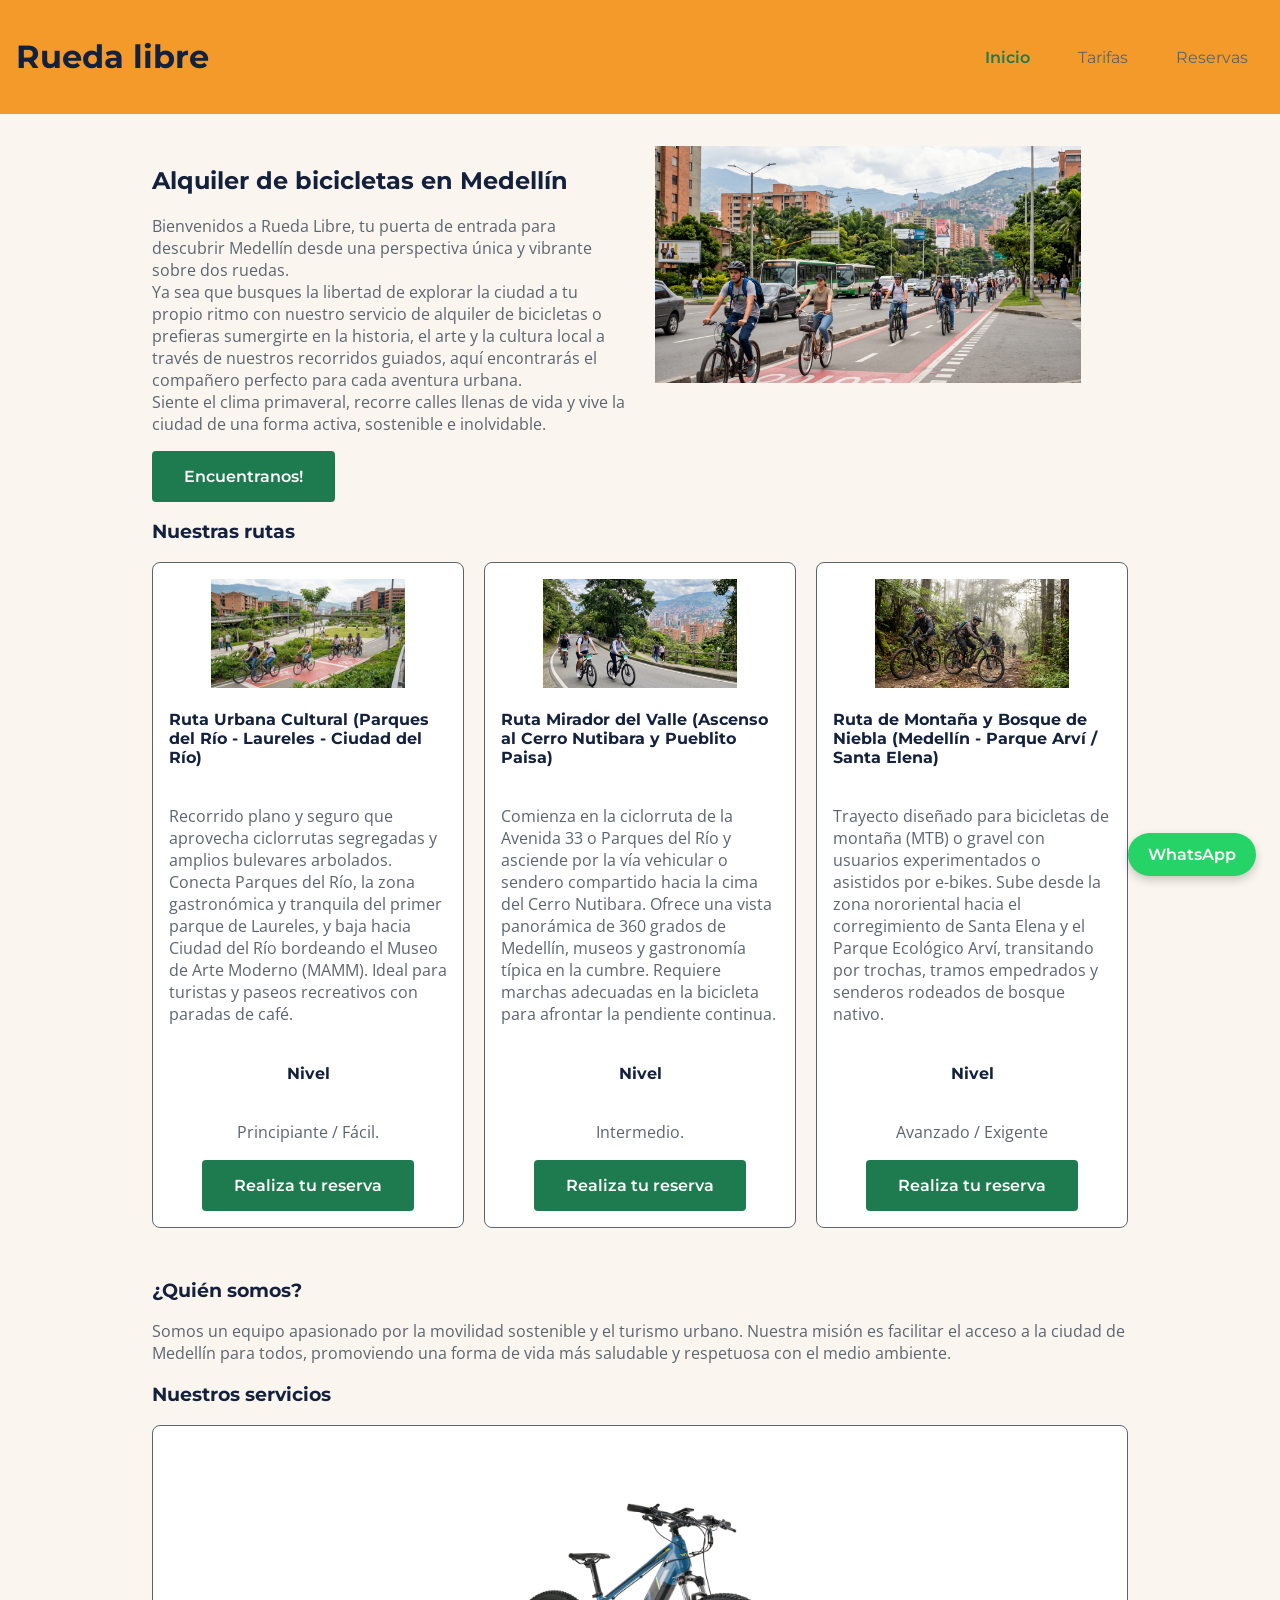
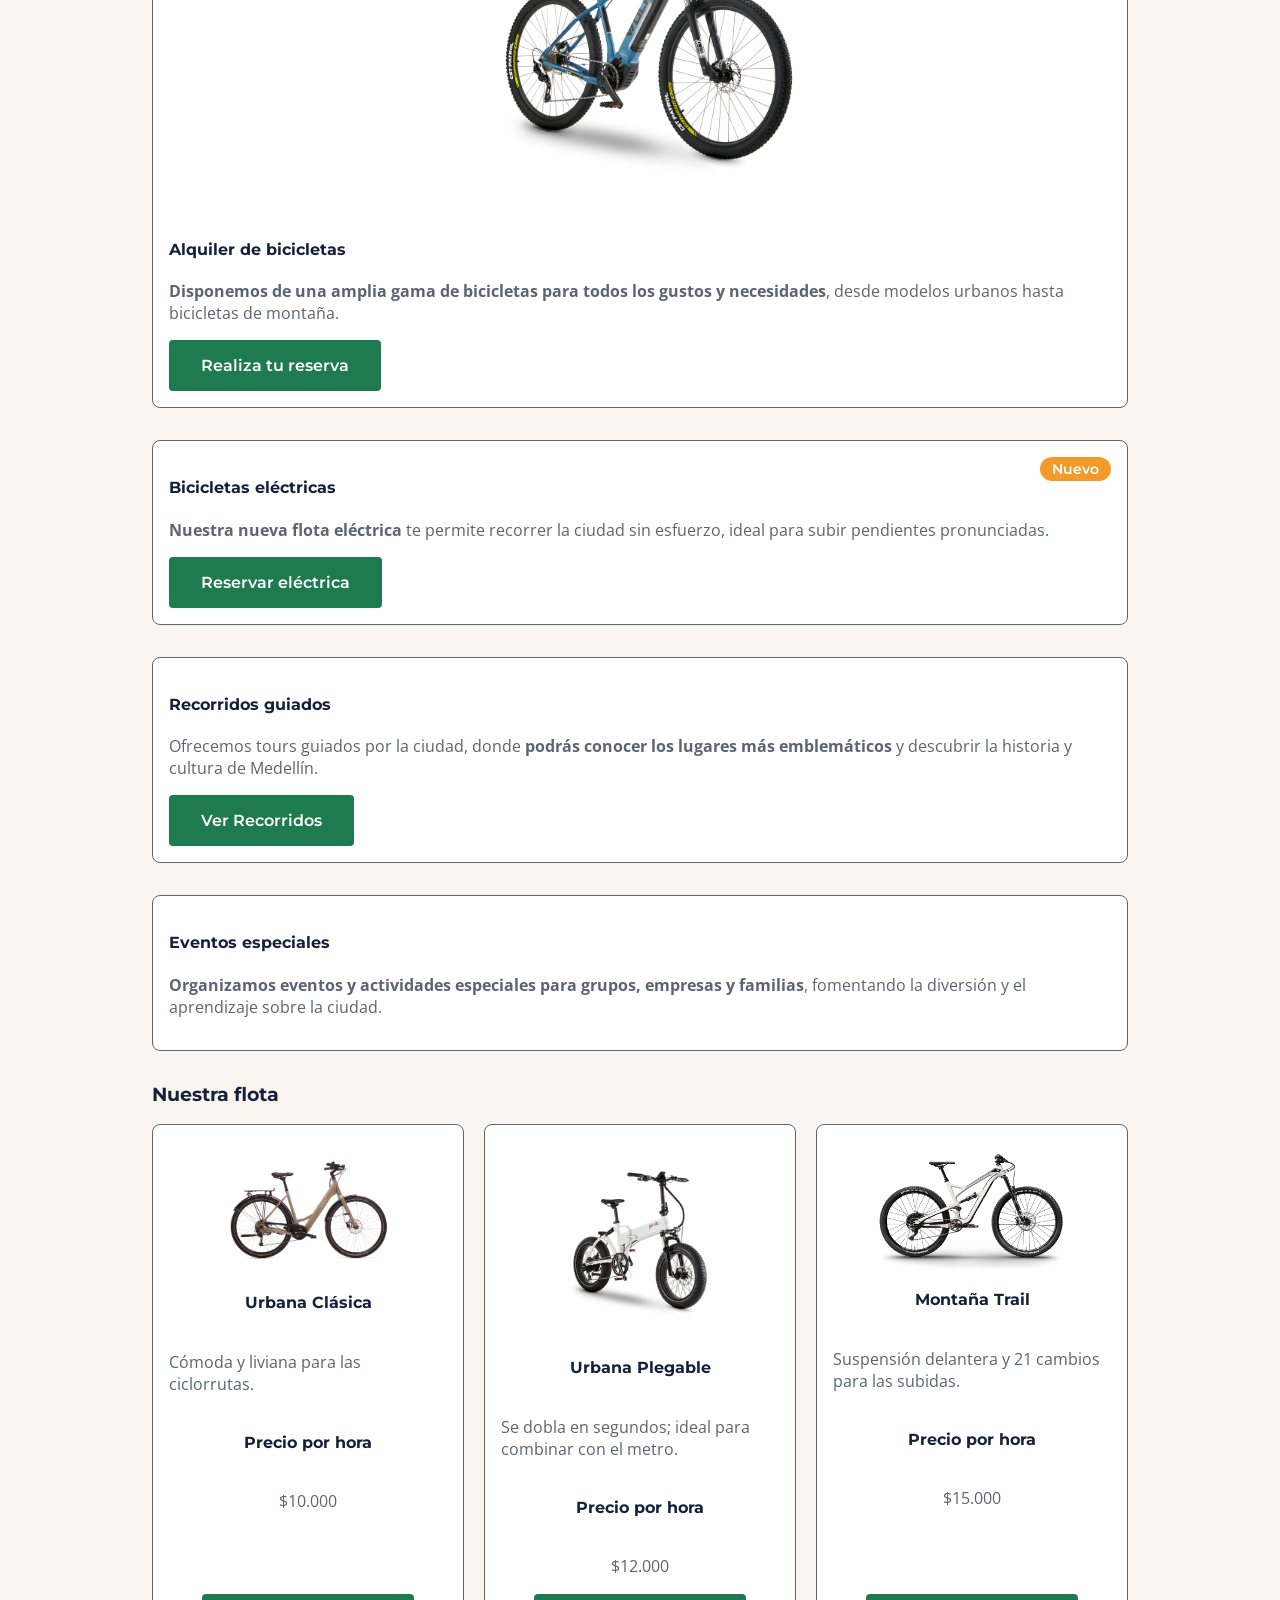
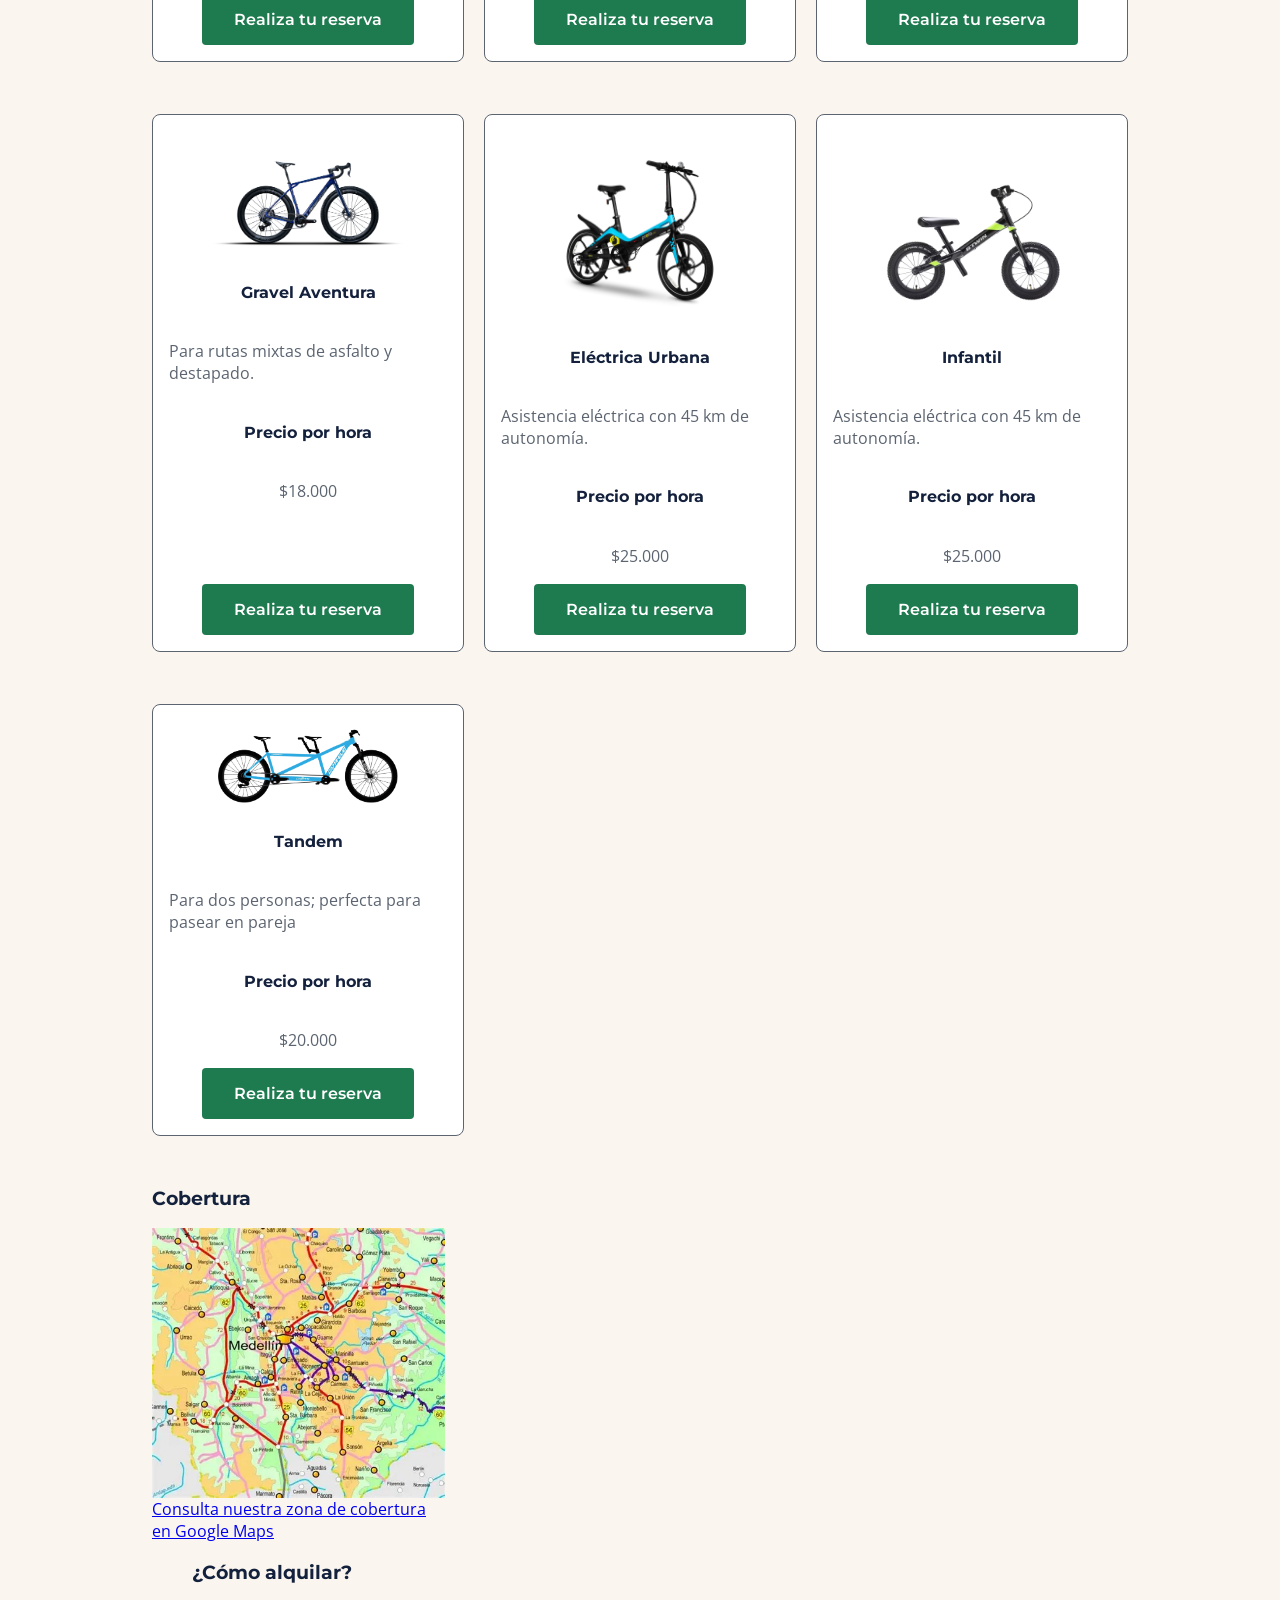
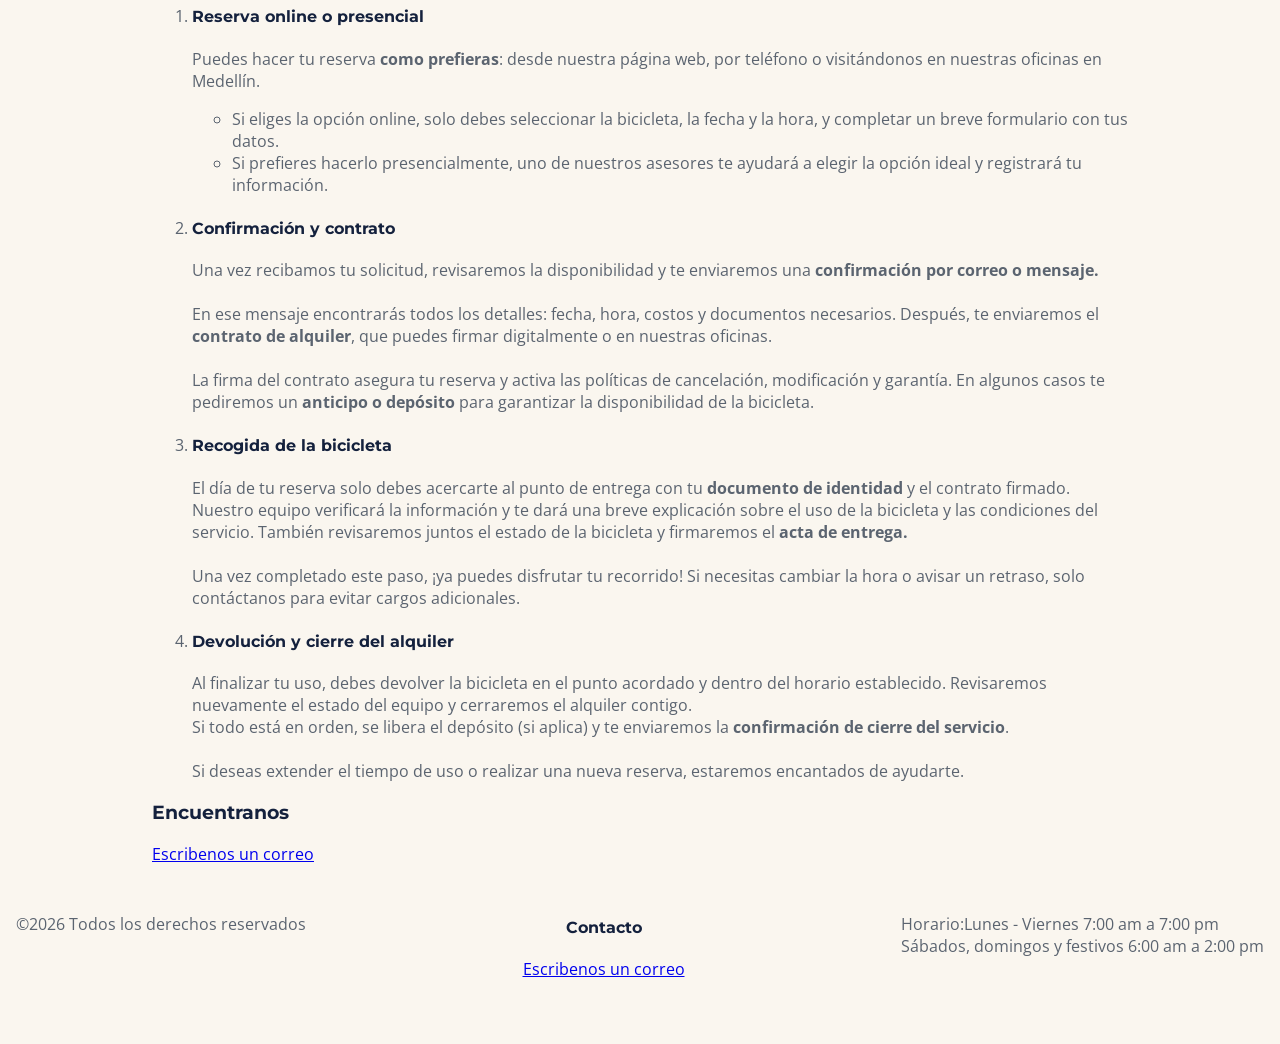
<file: index.html>
<!DOCTYPE html>
<html lang="es">
<head>
    <meta charset="UTF-8">
    <meta name="viewport" content="width=device-width, initial-scale=1.0">
    <meta name="description" content="Alquiler de bicicletas y recorridos guiados por la ciudad de Medellín">
    <title>Rueda Libre | Alquiler de bicicletas en Medellín</title>
    <link rel="preconnect" href="https://fonts.googleapis.com">
    <link rel="preconnect" href="https://fonts.gstatic.com" crossorigin>
    <link href="https://fonts.googleapis.com/css2?family=Montserrat:ital,wght@0,100..900;1,100..900&family=Open+Sans:ital,wght@0,300..800;1,300..800&family=Roboto:ital,wght@0,100..900;1,100..900&display=swap" rel="stylesheet">   
    <link rel="stylesheet" href="css/styles.css">
</head>

<body>
    <header>
        <a href="index.html" class="titulo">
        <h1 >Rueda libre</h1>
        </a>
        <nav>
            <ul id="menu">
                <li><a href="index.html" class="activo">Inicio</a></li>
                <li><a href=".\paginas\tarifas.html">Tarifas</a></li>
                <li><a href=".\paginas\reservas.html">Reservas</a></li>
                
            </ul>
        </nav>
        
    </header>

    <main>
        <div>
        <section class="grid-inicio">
            <article class="tarjeta-inicio">
            <h2>Alquiler de bicicletas en Medellín</h2>
            
            <p>Bienvenidos a Rueda Libre, tu puerta de entrada para descubrir Medellín desde una perspectiva única y vibrante sobre dos ruedas. <br>Ya sea que busques la libertad de explorar la ciudad a tu propio ritmo con nuestro servicio de alquiler de bicicletas o prefieras sumergirte en la historia, el arte y la cultura local a través de nuestros recorridos guiados, aquí encontrarás el compañero perfecto para cada aventura urbana. <br> Siente el clima primaveral, recorre calles llenas de vida y vive la ciudad de una forma activa, sostenible e inolvidable.</p>
            
            <a href="#encuentranos" class="btn-accion">Encuentranos!</a>
            </article>
            <section >
            <article>
                <img src=".\img\portada.jpeg" alt="Imagen de portada de rueda libre con personas montando bicicleta" id="imagen-portada">
                
                </section>
                

            </article>
        </div>
        <section class="seccion-flota">
            <h3>Nuestras rutas</h3>
            <div class="rutas-guiadas">
                <article class="tarjeta-rutas-guiadas">     
                    <img src="./img/ruta1.jpeg" alt="Bicicleta tipo urbana clasica para arrendar" class="imagen-nuestra-flota">
                    <h4>Ruta Urbana Cultural (Parques del Río - Laureles - Ciudad del Río)</h4>
                    <p>Recorrido plano y seguro que aprovecha ciclorrutas segregadas y amplios bulevares arbolados. Conecta Parques del Río, la zona gastronómica y tranquila del primer parque de Laureles, y baja hacia Ciudad del Río bordeando el Museo de Arte Moderno (MAMM). Ideal para turistas y paseos recreativos con paradas de café.</p>
                    <h4>Nivel</h4>
                    <p>Principiante / Fácil.</p>
                    <a href="\paginas\reservas.html" class="btn-accion">Realiza tu reserva</a>
                </article>
                <article class="tarjeta-nuestra-flota">     
                    <img src=".\img\ruta2.jpeg" alt="Bicicleta tipo plegable para arrendar" class="imagen-nuestra-flota">
                    <h4>Ruta Mirador del Valle (Ascenso al Cerro Nutibara y Pueblito Paisa)</h4>
                    <p>Comienza en la ciclorruta de la Avenida 33 o Parques del Río y asciende por la vía vehicular o sendero compartido hacia la cima del Cerro Nutibara. Ofrece una vista panorámica de 360 grados de Medellín, museos y gastronomía típica en la cumbre. Requiere marchas adecuadas en la bicicleta para afrontar la pendiente continua.</p>
                    <h4>Nivel</h4>
                    <p>Intermedio.</p>
                    <a href="\paginas\reservas.html" class="btn-accion">Realiza tu reserva</a>
                </article>
                <article class="tarjeta-nuestra-flota">     
                    <img src=".\img\ruta3.jpeg" alt="Bicicleta tipo montaña trail para arrendar" class="imagen-nuestra-flota">
                    <h4>Ruta de Montaña y Bosque de Niebla (Medellín - Parque Arví / Santa Elena)</h4>
                    <p>Trayecto diseñado para bicicletas de montaña (MTB) o gravel con usuarios experimentados o asistidos por e-bikes. Sube desde la zona nororiental hacia el corregimiento de Santa Elena y el Parque Ecológico Arví, transitando por trochas, tramos empedrados y senderos rodeados de bosque nativo.</p>
                    <h4>Nivel</h4>
                    <p>Avanzado / Exigente</p>
                    <a href="\paginas\reservas.html" class="btn-accion">Realiza tu reserva</a>
                </article>
            </div>
        </section>
        <h3>¿Quién somos?</h3>
        <p>Somos un equipo apasionado por la movilidad sostenible y el turismo urbano. Nuestra misión es facilitar el acceso a la ciudad de Medellín para todos, promoviendo una forma de vida más saludable y respetuosa con el medio ambiente.</p>

        <section>
            <h3>Nuestros servicios</h3>        
            
            <div class="contenedor-servicios">
                <article class="tarjeta-servicio">
                    <img src=".\img\bicicleta.png" alt="Bicicleta urbana de Rueda Libre para alquiler" id="imagen-nuestros-servicios">
                    <h4>Alquiler de bicicletas</h4>
                    <p><strong>Disponemos de una amplia gama de bicicletas para todos los gustos y necesidades</strong>, desde modelos urbanos hasta bicicletas de montaña.</p>
                    <a href="\paginas\reservas.html" class="btn-accion">Realiza tu reserva</a>
                </article>

                <article class="tarjeta-servicio">
                    <span class="etiqueta-nuevo">Nuevo</span>
                    <h4>Bicicletas eléctricas</h4>
                    <p><strong>Nuestra nueva flota eléctrica</strong> te permite recorrer la ciudad sin esfuerzo, ideal para subir pendientes pronunciadas.</p>
                    <a href="paginas/reservas.html" class="btn-accion">Reservar eléctrica</a>
                </article>

                <article class="tarjeta-servicio">
                    <h4>Recorridos guiados</h4>
                    <p>Ofrecemos tours guiados por la ciudad, donde <strong>podrás conocer los lugares más emblemáticos</strong> y descubrir la historia y cultura de Medellín.</p>
                    <a href=".\paginas\tarifas.html#recorridos" class="btn-accion">Ver Recorridos</a>
                </article>

                <article class="tarjeta-servicio">
                    <h4>Eventos especiales</h4>
                    <p><strong>Organizamos eventos y actividades especiales para grupos, empresas y familias</strong>, fomentando la diversión y el aprendizaje sobre la ciudad.</p>
                </article>
            </div>
        </section>
        <section class="seccion-flota">
            <h3>Nuestra flota</h3>
            <div class="grid-flota">
                <article class="tarjeta-nuestra-flota">     
                    <img src=".\img\urbana-clasica.png" alt="Bicicleta tipo urbana clasica para arrendar" class="imagen-nuestra-flota">
                    <h4>Urbana Clásica</h4>
                    <p>Cómoda y liviana para las ciclorrutas.</p>
                    <h4>Precio por hora</h4>
                    <p>$10.000</p>
                    <a href="\paginas\reservas.html" class="btn-accion">Realiza tu reserva</a>
                </article>
                <article class="tarjeta-nuestra-flota">     
                    <img src=".\img\plegable.png" alt="Bicicleta tipo plegable para arrendar" class="imagen-nuestra-flota">
                    <h4>Urbana Plegable</h4>
                    <p>Se dobla en segundos; ideal para combinar con el metro.</p>
                    <h4>Precio por hora</h4>
                    <p>$12.000</p>
                    <a href="\paginas\reservas.html" class="btn-accion">Realiza tu reserva</a>
                </article>
                <article class="tarjeta-nuestra-flota">     
                    <img src=".\img\trail.avif" alt="Bicicleta tipo montaña trail para arrendar" class="imagen-nuestra-flota">
                    <h4>Montaña Trail</h4>
                    <p>Suspensión delantera y 21 cambios para las subidas.</p>
                    <h4>Precio por hora</h4>
                    <p>$15.000</p>
                    <a href="\paginas\reservas.html" class="btn-accion">Realiza tu reserva</a>
                </article>
                <article class="tarjeta-nuestra-flota">     
                    <img src=".\img\gravel.webp" alt="Bicicleta tipo Gravel Aventura para arrendar" class="imagen-nuestra-flota">
                    <h4>Gravel Aventura</h4>
                    <p>Para rutas mixtas de asfalto y destapado.</p>
                    <h4>Precio por hora</h4>
                    <p>$18.000</p>
                    <a href="\paginas\reservas.html" class="btn-accion">Realiza tu reserva</a>
                </article>
                <article class="tarjeta-nuestra-flota">     
                    <img src=".\img\electrica.png" alt="Bicicleta tipo Eléctrica Urbana para arrendar" class="imagen-nuestra-flota">
                    <h4>Eléctrica Urbana</h4>
                    <p>Asistencia eléctrica con 45 km de autonomía.</p>
                    <h4>Precio por hora</h4>
                    <p>$25.000</p>
                    <a href="\paginas\reservas.html" class="btn-accion">Realiza tu reserva</a>
                </article>
                <article class="tarjeta-nuestra-flota">     
                    <img src=".\img\infantil.avif" alt="Bicicleta tipo Infantil para arrendar" class="imagen-nuestra-flota">
                    <h4>Infantil</h4>
                    <p>Asistencia eléctrica con 45 km de autonomía.</p>
                    <h4>Precio por hora</h4>
                    <p>$25.000</p>
                    <a href="\paginas\reservas.html" class="btn-accion">Realiza tu reserva</a>
                </article>
                </article>
                <article class="tarjeta-nuestra-flota">     
                    <img src=".\img\tandem.webp" alt="Bicicleta tipo Tándem para arrendar" class="imagen-nuestra-flota">
                    <h4>Tandem</h4>
                    <p>Para dos personas; perfecta para pasear en pareja</p>
                    <h4>Precio por hora</h4>
                    <p>$20.000</p>
                    <a href="\paginas\reservas.html" class="btn-accion">Realiza tu reserva</a>
                </article>

            </div>


        </section>

        
        
        <aside class="cobertura">
            <h3>Cobertura</h3>
            <img src=".\img\OIP.webp" alt="Mapa de ruta de los recorridos en bicicleta por Medellín" class="imagen-cobertura">
            <a href="https://www.google.com/maps/@6.2470823,-75.5644168,12.75z?entry=ttu&g_ep=EgoyMDI2MTAxOC4wIKXMDSoASAFQAw%3D%3D" >Consulta nuestra zona de cobertura en Google Maps</a>
        </aside>

        <ol>
            <article>
                <h3>¿Cómo alquilar?</h3>
                <li>
                    <h4>Reserva online o presencial</h4>
                    <p>Puedes hacer tu reserva <strong>como prefieras</strong>: desde nuestra página web, por teléfono o visitándonos en nuestras oficinas en Medellín.</p>
                    <ul>
                        <li>Si eliges la opción online, solo debes seleccionar la bicicleta, la fecha y la hora, y completar un breve formulario con tus datos.</li>
                        <li>Si prefieres hacerlo presencialmente, uno de nuestros asesores te ayudará a elegir la opción ideal y registrará tu información.</li>
                    </ul>
                </li>
                
                <li>
                    <h4>Confirmación y contrato</h4>
                    <p>Una vez recibamos tu solicitud, revisaremos la disponibilidad y te enviaremos una <strong>confirmación por correo o mensaje.</strong><br><br>
                    En ese mensaje encontrarás todos los detalles: fecha, hora, costos y documentos necesarios.
                    Después, te enviaremos el <strong>contrato de alquiler</strong>, que puedes firmar digitalmente o en nuestras oficinas.<br><br>
                    La firma del contrato asegura tu reserva y activa las políticas de cancelación, modificación y garantía. En algunos casos te pediremos un <strong>anticipo o depósito</strong> para garantizar la disponibilidad de la bicicleta.</p>
                </li>
                
                <li>
                    <h4>Recogida de la bicicleta</h4>
                    <p>El día de tu reserva solo debes acercarte al punto de entrega con tu <strong>documento de identidad</strong> y el contrato firmado. <br>
                    Nuestro equipo verificará la información y te dará una breve explicación sobre el uso de la bicicleta y las condiciones del servicio.
                    También revisaremos juntos el estado de la bicicleta y firmaremos el <strong>acta de entrega.</strong> <br> <br>
                    Una vez completado este paso, ¡ya puedes disfrutar tu recorrido!
                    Si necesitas cambiar la hora o avisar un retraso, solo contáctanos para evitar cargos adicionales.</p>
                </li>
                
                <li>
                    <h4>Devolución y cierre del alquiler</h4>
                    <p>Al finalizar tu uso, debes devolver la bicicleta en el punto acordado y dentro del horario establecido.
                    Revisaremos nuevamente el estado del equipo y cerraremos el alquiler contigo. <br>
                    Si todo está en orden, se libera el depósito (si aplica) y te enviaremos la <strong>confirmación de cierre del servicio</strong>. <br> <br>
                    Si deseas extender el tiempo de uso o realizar una nueva reserva, estaremos encantados de ayudarte.</p>
                </li>
            </article>
        </ol>

        <h3 id="encuentranos">Encuentranos</h3>
        <a href="mailto:proyectosriwi@gmail.com">Escribenos un correo</a>
    </main>

    <footer>
        <p>&copy2026 Todos los derechos reservados</p>
        <div class="contacto">
        <h4>Contacto</h4>
        <a href="mailto:proyectosriwi@gmail.com">Escribenos un correo</a>
        </div>
        <p> Horario:Lunes - Viernes
            7:00 am a 7:00 pm <br>
            Sábados, domingos y festivos
            6:00 am a 2:00 pm
        </p>
    </footer>

    
    <a href="https://wa.me/573000000000" class="flotante-whatsapp" target="_blank" rel="noopener noreferrer">WhatsApp</a>
</body>
</html>
</file>
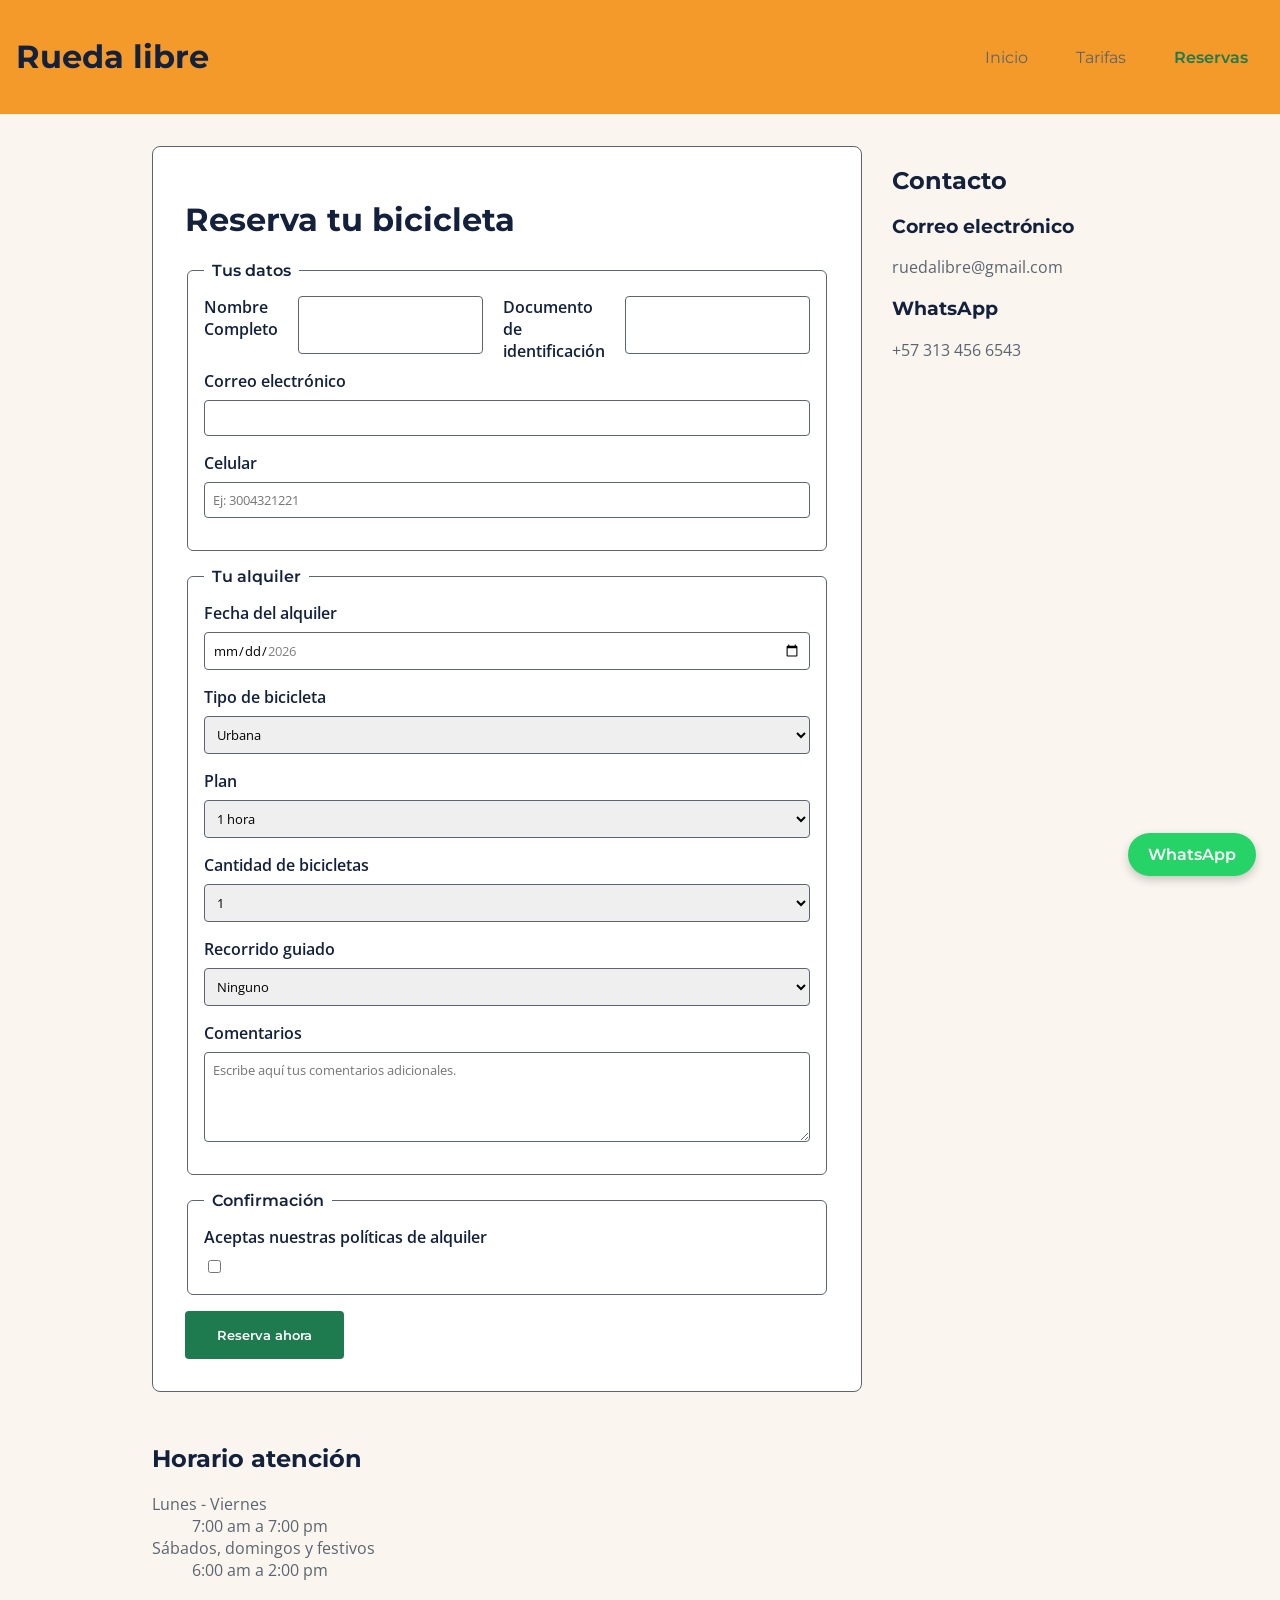
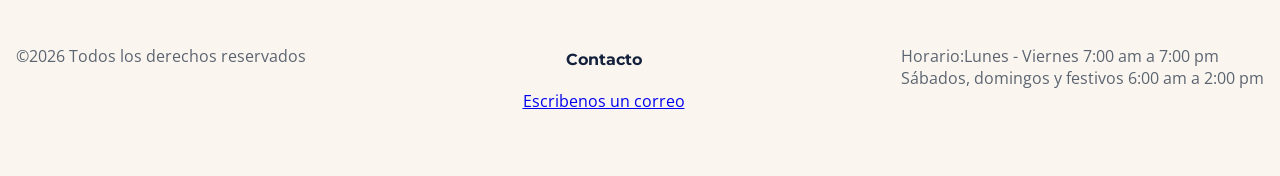
<file: paginas/reservas.html>
<!DOCTYPE html>
<html lang="es">
<head>
    <meta charset="UTF-8">
    <meta name="viewport" content="width=device-width, initial-scale=1.0">
    <title>Reservas Rueda libre</title>
    <link rel="preconnect" href="https://fonts.googleapis.com">
    <link rel="preconnect" href="https://fonts.gstatic.com" crossorigin>
    <link href="https://fonts.googleapis.com/css2?family=Montserrat:ital,wght@0,100..900;1,100..900&family=Open+Sans:ital,wght@0,300..800;1,300..800&family=Roboto:ital,wght@0,100..900;1,100..900&display=swap" rel="stylesheet">  
    <link rel="stylesheet" href="../css/styles.css">
</head>
<body>
    <header>
        <a href="index.html" class="titulo">
        <h1 >Rueda libre</h1>
        </a>
        <nav>
            <ul id="menu">
                <li><a href="..\index.html" >Inicio</a></li>
                <li><a href="tarifas.html">Tarifas</a></li>
                <li><a href="reservas.html"class="activo">Reservas</a></li>
            </ul>
        </nav>
        
    </header>
    
    <main>
        <div class="contenedor-reservas">
        
        
            <form action="" method="post">
            <h1>Reserva tu bicicleta</h1>
            <fieldset>
                <legend>Tus datos</legend>
                <div class="contenedor-nombre-documento">
                <label for="nombre">Nombre Completo</label>
                <input type="text" id="nombre" name="nombre" required minlength="3" pattern="[A-Za-zÁéíóúÁÉÍÓÚñÑ ]+">
                
                <label for="documento">Documento de identificación</label>
                <input type="number" id="documento" name="documento" required minlength="6" maxlength="10">
                </div>
                <label for="email">Correo electrónico</label>
                <input type="email" id="email" name="email" required>
                
                <label for="celular">Celular</label>
                <input type="tel" id="celular" name="celular" required maxlength="10" pattern="3.{9}" inputmode="numeric" placeholder="Ej: 3004321221">
            </fieldset>
            
            <fieldset>
                <legend>Tu alquiler</legend>
                <label for="fecha">Fecha del alquiler</label>
                <input type="date" id="fecha" name="fecha" max="2026-12-31" min="2026-11-01" required>
                
                <label for="tipobicicleta">Tipo de bicicleta</label>
                <select id="tipobicicleta" name="tipobicicleta" required>
                    <option value="urbana">Urbana</option>
                    <option value="montaña">Montaña</option>
                    <option value="electrica">Eléctrica</option>
                </select>
                
                <label for="plan">Plan</label>
                <select id="plan" name="plan">
                    <option value="1 hora">1 hora</option>
                    <option value="mediodia">Medio día</option>
                    <option value="diacompleto">Día completo</option>
                </select>
                
                <label for="cantidadbicicletas">Cantidad de bicicletas</label>
                <select id="cantidadbicicletas" name="cantidadbicicletas" required>
                    <option value="1">1</option>
                    <option value="2">2</option>
                    <option value="3">3</option>
                    <option value="4">4</option>
                    <option value="5">5</option>
                    <option value="6">6</option>
                </select>
                
                <label for="recorridoguiado">Recorrido guiado</label>
                <select name="recorridoguiado" id="recorridoguiado">
                    <option value="ninguno">Ninguno</option>
                    <option value="ruta1">Ruta 1</option>
                    <option value="ruta2">Ruta 2</option>
                    <option value="ruta3">Ruta 3</option>
                </select>
                
                <label for="comentarios">Comentarios</label>
                <textarea id="comentarios" name="comentarios" rows="4" maxlength="300" placeholder="Escribe aquí tus comentarios adicionales."></textarea>
            </fieldset>
            
            <fieldset>
                <legend>Confirmación</legend>
                <label for="aceptacionpoliticas">Aceptas nuestras políticas de alquiler</label>
                <input type="checkbox" id="aceptacionpoliticas" name="aceptacionpoliticas" required>
            </fieldset>
            
            <button type="submit" class="btn-accion">Reserva ahora</button>
            </form>
        
            <div >
                <h2>Contacto</h2>
                <h3>Correo electrónico</h3>
                <p>ruedalibre@gmail.com</p>
                <h3>WhatsApp</h3>
                <p>+57 313 456 6543</p>
            </div>
        
        </div>

        <h2>Horario atención</h2>
        <dl>    
            <dt>Lunes - Viernes</dt>   
            <dd>7:00 am a 7:00 pm</dd>
            <dt>Sábados, domingos y festivos</dt>
            <dd>6:00 am a 2:00 pm</dd>
        </dl>
    </main>

    <footer>
        <p>&copy2026 Todos los derechos reservados</p>
        <div class="contacto">
           <h4>Contacto</h4>
        <a href="mailto:proyectosriwi@gmail.com">Escribenos un correo</a>
        </div>
        <p> Horario:Lunes - Viernes
            7:00 am a 7:00 pm <br>
            Sábados, domingos y festivos
            6:00 am a 2:00 pm
        </p>
    </footer>
    <a href="https://wa.me/573000000000" class="flotante-whatsapp" target="_blank" rel="noopener noreferrer">WhatsApp</a>
</body>
</html>
</file>
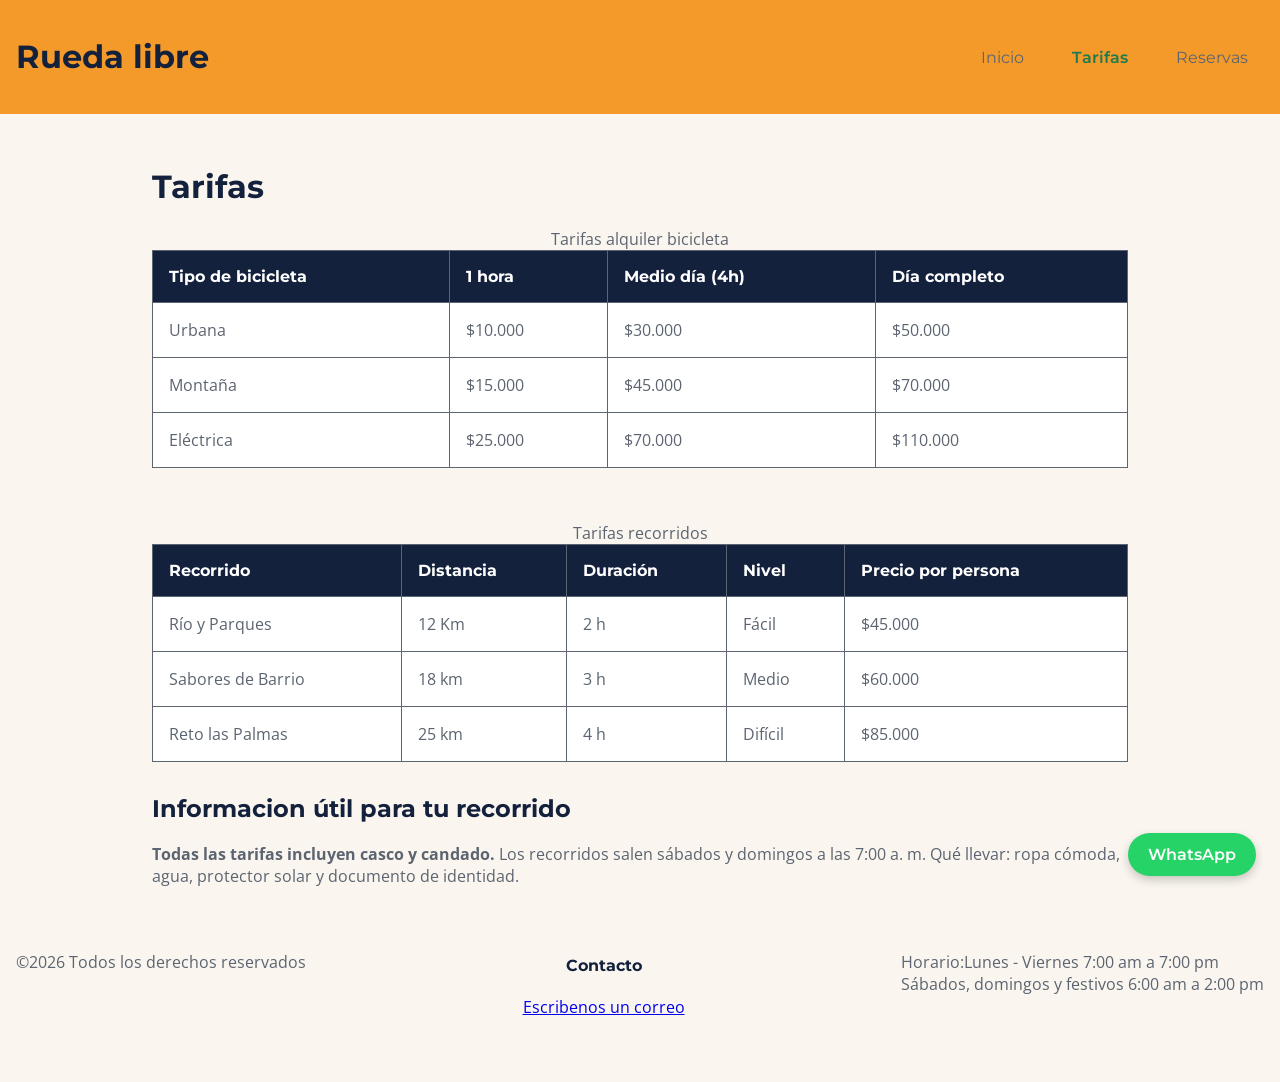
<file: paginas/tarifas.html>
<!DOCTYPE html>
<html lang="es">
<head>
    <meta charset="UTF-8">
    <meta name="viewport" content="width=device-width, initial-scale=1.0">
    <title>Tarifas Rueda libre</title>
    <link rel="preconnect" href="https://fonts.googleapis.com">
    <link rel="preconnect" href="https://fonts.gstatic.com" crossorigin>
    <link href="https://fonts.googleapis.com/css2?family=Montserrat:ital,wght@0,100..900;1,100..900&family=Open+Sans:ital,wght@0,300..800;1,300..800&family=Roboto:ital,wght@0,100..900;1,100..900&display=swap" rel="stylesheet">  
    <link rel="stylesheet" href="../css/styles.css">
</head>
<body>
    <header>
        <a href="index.html" class="titulo">
        <h1 >Rueda libre</h1>
        </a>
        <nav>
            <ul id="menu">
                <li><a href="..\index.html" >Inicio</a></li>
                <li><a href="tarifas.html" class="activo">Tarifas</a></li>
                <li><a href="reservas.html">Reservas</a></li>
            </ul>
        </nav>
        
    </header>
    <main>
        <h1>Tarifas</h1>
        <table border="1">
            <caption>Tarifas alquiler bicicleta</caption>
            <thead>
                <tr>
                    <th scope="col">Tipo de bicicleta</th>
                    <th scope="col">1 hora</th>
                    <th scope="col">Medio día (4h)</th>
                    <th scope="col">Día completo</th>    
                </tr>
            </thead>
            <tbody>
                <tr>
                    <td>Urbana</td>
                    <td>$10.000</td>
                    <td>$30.000</td>
                    <td>$50.000</td>
                </tr>
                <tr>
                    <td>Montaña</td>
                    <td>$15.000</td>
                    <td>$45.000</td>
                    <td>$70.000</td>
                </tr>
                <tr>
                    <td>Eléctrica</td>
                    <td>$25.000</td>
                    <td>$70.000</td>
                    <td>$110.000</td>
                </tr>
            </tbody>
        </table><br>
        
        <table  border="1">
            <caption>Tarifas recorridos</caption>
            <thead>
                <tr>
                    <th scope="col">Recorrido</th>
                    <th scope="col">Distancia</th>
                    <th scope="col">Duración</th>
                    <th scope="col">Nivel</th>
                    <th scope="col">Precio por persona</th>
                </tr>
            </thead>
            <tbody>
                <tr>
                    <td>Río y Parques</td>
                    <td>12 Km</td>
                    <td>2 h</td>
                    <td>Fácil</td>
                    <td>$45.000</td>
                </tr>
                <tr>
                    <td>Sabores de Barrio</td>
                    <td>18 km</td>
                    <td>3 h</td>
                    <td>Medio</td>
                    <td>$60.000</td>
                </tr>
                <tr>
                    <td>Reto las Palmas</td>
                    <td>25 km</td>
                    <td>4 h</td>
                    <td>Difícil</td>
                    <td>$85.000</td>
                </tr>
            </tbody>
        </table>
        
        <section>
            <h2>Informacion útil para tu recorrido</h2>
            <p><strong>Todas las tarifas incluyen casco y candado. </strong>Los recorridos salen sábados y domingos a las 7:00 a. m. Qué llevar: ropa cómoda, agua, protector solar y documento de identidad.</p>
        </section>
    </main>
   <footer>
        <p>&copy2026 Todos los derechos reservados</p>
        <div class="contacto">
           <h4>Contacto</h4>
        <a href="mailto:proyectosriwi@gmail.com">Escribenos un correo</a>
        </div>
        <p> Horario:Lunes - Viernes
            7:00 am a 7:00 pm <br>
            Sábados, domingos y festivos
            6:00 am a 2:00 pm
        </p>
    </footer>
    <a href="https://wa.me/573000000000" class="flotante-whatsapp" target="_blank" rel="noopener noreferrer">WhatsApp</a>
</body>
</html>
</file>
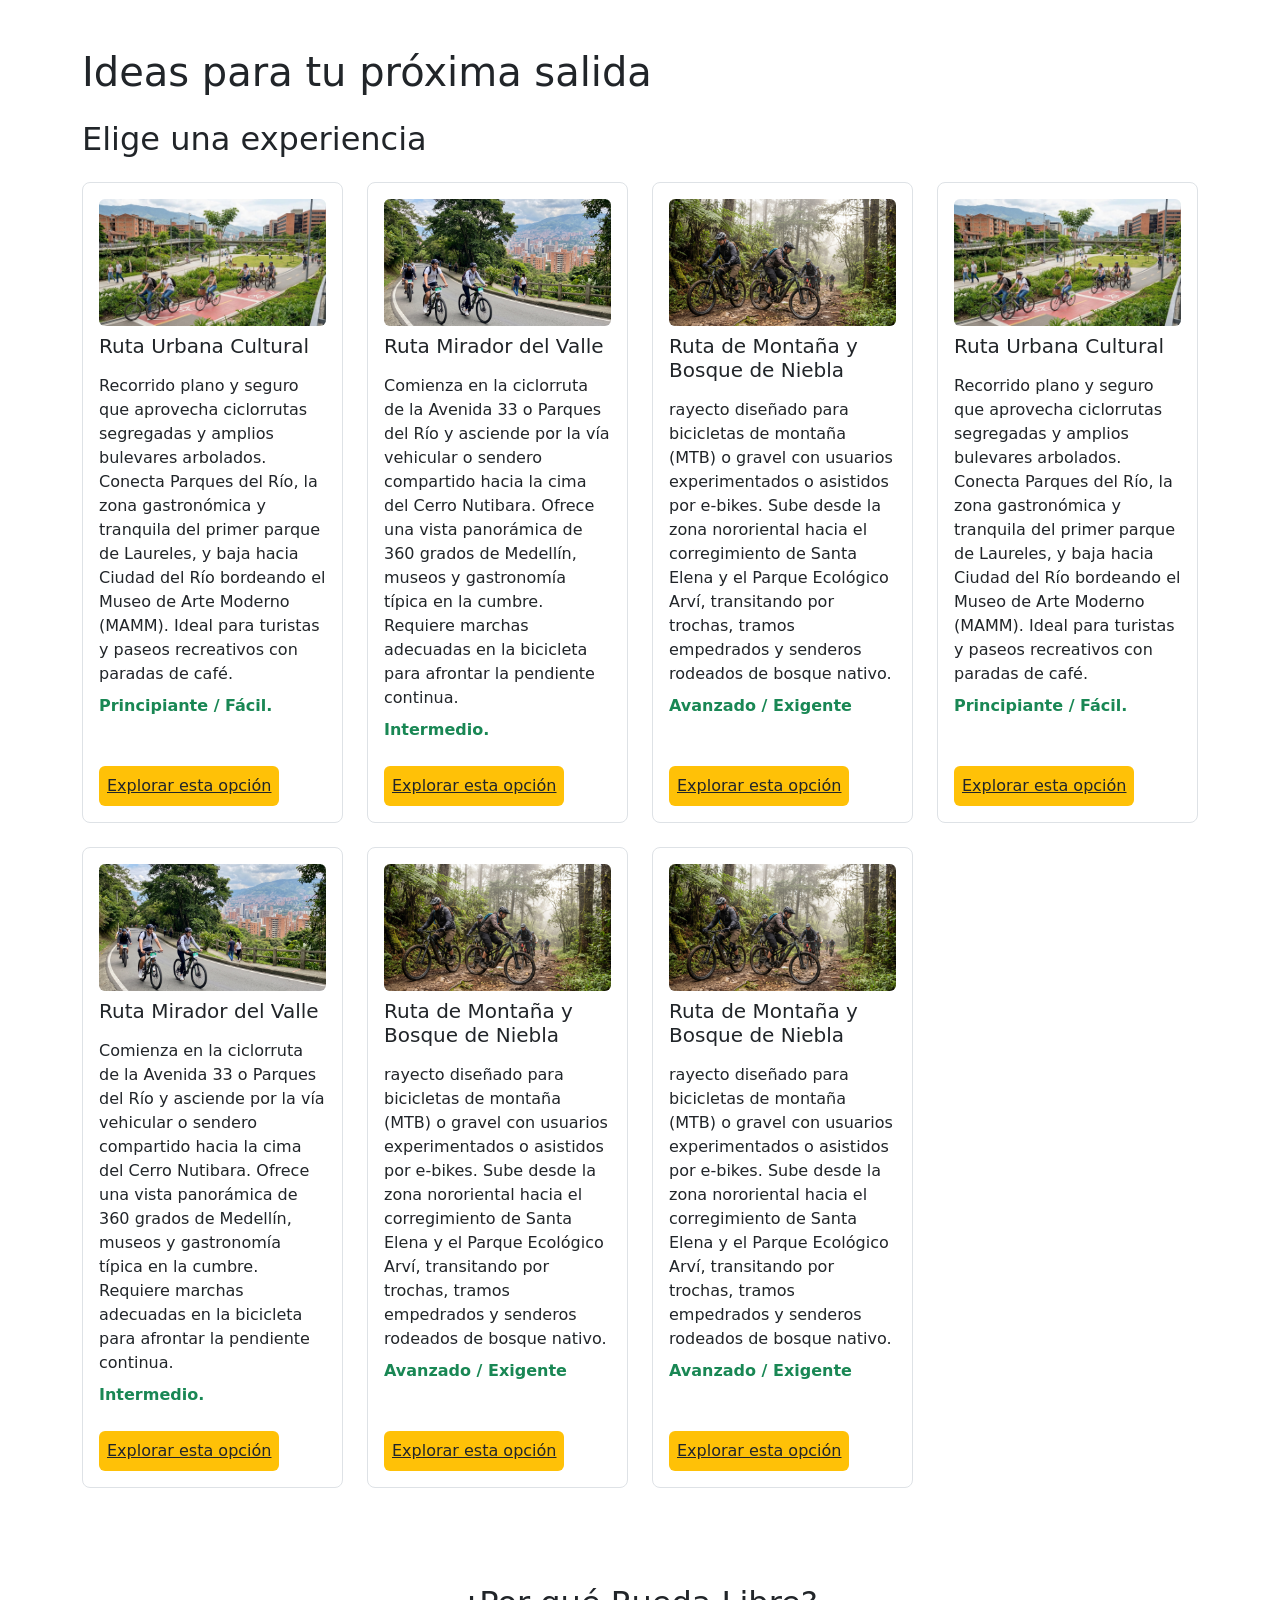
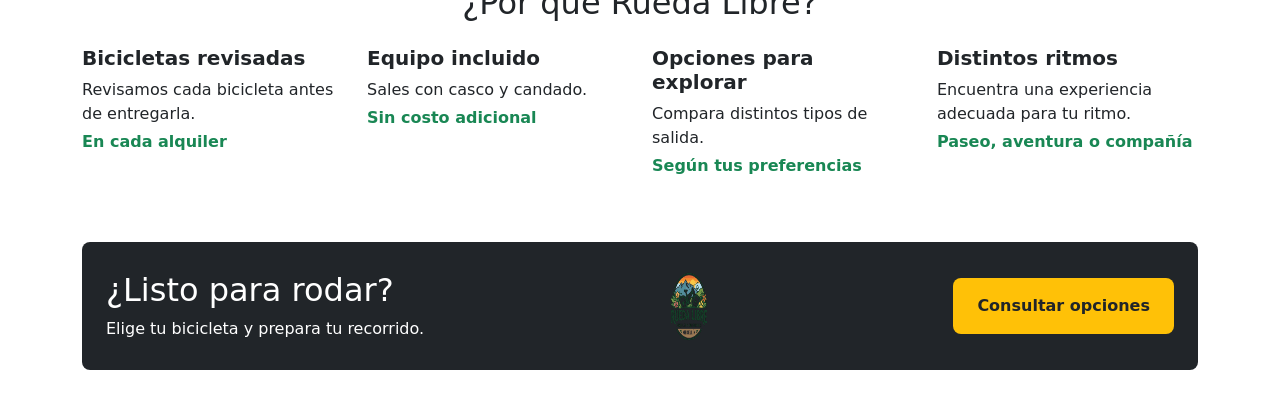
<file: pruebas/catalogo-bootstrap.html>
<!doctype html>
<html lang="es">
    <head>
        <meta charset="UTF-8" />
        <meta name="viewport" content="width=device-width, initial-scale=1" />
        <title>Ideas para rodar | Rueda Libre</title>
        <link
            rel="stylesheet"
            href="https://cdn.jsdelivr.net/npm/bootstrap@5.3.8/dist/css/bootstrap.min.css"
        />
    </head>
    <body>
        <!-- Inserta aquí el encabezado del paso 13. -->
        <main id="contenido" class="container py-5">
            <h1 class="mb-4">Ideas para tu próxima salida</h1>
            <!-- Inserta aquí la portada del paso 12. -->
            <section
                id="catalogo"
                class="mb-5"
                aria-labelledby="catalogo-titulo"
            >
                <h2 id="catalogo-titulo" class="mb-4">Elige una experiencia</h2>
                <div class="row g-4">
                    <div class="col-12 col-sm-6 col-lg-4 col-xl-3">
                        <article
                            class="h-100 d-flex flex-column gap-2 p-3 border rounded-3"
                        >
                            <img
                                src="../img/ruta1.jpeg"
                                class="img-fluid rounded"
                                loading="lazy"
                                alt="Bicicleta urbana turquesa junto a una pared de ladrillo"
                            />
                            <h3 class="fs-5">Ruta Urbana Cultural</h3>
                            <p class="mb-0">
                                Recorrido plano y seguro que aprovecha
                                ciclorrutas segregadas y amplios bulevares
                                arbolados. Conecta Parques del Río, la zona
                                gastronómica y tranquila del primer parque de
                                Laureles, y baja hacia Ciudad del Río bordeando
                                el Museo de Arte Moderno (MAMM). Ideal para
                                turistas y paseos recreativos con paradas de
                                café.
                            </p>
                            <p class="fw-semibold text-success">
                                Principiante / Fácil.
                            </p>
                            <a
                                href="#consulta"
                                class="mt-auto align-self-start text-dark bg-warning p-2 rounded"
                            >
                                Explorar esta opción
                            </a>
                        </article>
                    </div>
                    <div class="col-12 col-sm-6 col-lg-4 col-xl-3">
                        <article
                            class="h-100 d-flex flex-column gap-2 p-3 border rounded-3"
                        >
                            <img
                                src="../img/ruta2.jpeg"
                                class="img-fluid rounded"
                                loading="lazy"
                                alt="Bicicleta urbana turquesa junto a una pared de ladrillo"
                            />
                            <h3 class="fs-5">Ruta Mirador del Valle</h3>
                            <p class="mb-0">
                                Comienza en la ciclorruta de la Avenida 33 o
                                Parques del Río y asciende por la vía vehicular
                                o sendero compartido hacia la cima del Cerro
                                Nutibara. Ofrece una vista panorámica de 360
                                grados de Medellín, museos y gastronomía típica
                                en la cumbre. Requiere marchas adecuadas en la
                                bicicleta para afrontar la pendiente continua.
                            </p>
                            <p class="fw-semibold text-success">Intermedio.</p>
                            <a
                                href="#consulta"
                                class="mt-auto align-self-start text-dark bg-warning p-2 rounded"
                            >
                                Explorar esta opción
                            </a>
                        </article>
                    </div>
                    <div class="col-12 col-sm-6 col-lg-4 col-xl-3">
                        <article
                            class="h-100 d-flex flex-column gap-2 p-3 border rounded-3"
                        >
                            <img
                                src="../img/ruta3.jpeg"
                                class="img-fluid rounded"
                                loading="lazy"
                                alt="Bicicleta urbana turquesa junto a una pared de ladrillo"
                            />
                            <h3 class="fs-5">
                                Ruta de Montaña y Bosque de Niebla
                            </h3>
                            <p class="mb-0">
                                rayecto diseñado para bicicletas de montaña
                                (MTB) o gravel con usuarios experimentados o
                                asistidos por e-bikes. Sube desde la zona
                                nororiental hacia el corregimiento de Santa
                                Elena y el Parque Ecológico Arví, transitando
                                por trochas, tramos empedrados y senderos
                                rodeados de bosque nativo.
                            </p>
                            <p class="fw-semibold text-success">
                                Avanzado / Exigente
                            </p>
                            <a
                                href="#consulta"
                                class="mt-auto align-self-start text-dark bg-warning p-2 rounded"
                            >
                                Explorar esta opción
                            </a>
                        </article>
                    </div>
                    <div class="col-12 col-sm-6 col-lg-4 col-xl-3">
                        <article
                            class="h-100 d-flex flex-column gap-2 p-3 border rounded-3"
                        >
                            <img
                                src="../img/ruta1.jpeg"
                                class="img-fluid rounded"
                                loading="lazy"
                                alt="Bicicleta urbana turquesa junto a una pared de ladrillo"
                            />
                            <h3 class="fs-5">Ruta Urbana Cultural</h3>
                            <p class="mb-0">
                                Recorrido plano y seguro que aprovecha
                                ciclorrutas segregadas y amplios bulevares
                                arbolados. Conecta Parques del Río, la zona
                                gastronómica y tranquila del primer parque de
                                Laureles, y baja hacia Ciudad del Río bordeando
                                el Museo de Arte Moderno (MAMM). Ideal para
                                turistas y paseos recreativos con paradas de
                                café.
                            </p>
                            <p class="fw-semibold text-success">
                                Principiante / Fácil.
                            </p>
                            <a
                                href="#consulta"
                                class="mt-auto align-self-start text-dark bg-warning p-2 rounded"
                            >
                                Explorar esta opción
                            </a>
                        </article>
                    </div>
                    <div class="col-12 col-sm-6 col-lg-4 col-xl-3">
                        <article
                            class="h-100 d-flex flex-column gap-2 p-3 border rounded-3"
                        >
                            <img
                                src="../img/ruta2.jpeg"
                                class="img-fluid rounded"
                                loading="lazy"
                                alt="Bicicleta urbana turquesa junto a una pared de ladrillo"
                            />
                            <h3 class="fs-5">Ruta Mirador del Valle</h3>
                            <p class="mb-0">
                                Comienza en la ciclorruta de la Avenida 33 o
                                Parques del Río y asciende por la vía vehicular
                                o sendero compartido hacia la cima del Cerro
                                Nutibara. Ofrece una vista panorámica de 360
                                grados de Medellín, museos y gastronomía típica
                                en la cumbre. Requiere marchas adecuadas en la
                                bicicleta para afrontar la pendiente continua.
                            </p>
                            <p class="fw-semibold text-success">Intermedio.</p>
                            <a
                                href="#consulta"
                                class="mt-auto align-self-start text-dark bg-warning p-2 rounded"
                            >
                                Explorar esta opción
                            </a>
                        </article>
                    </div>
                    <div class="col-12 col-sm-6 col-lg-4 col-xl-3">
                        <article
                            class="h-100 d-flex flex-column gap-2 p-3 border rounded-3"
                        >
                            <img
                                src="../img/ruta3.jpeg"
                                class="img-fluid rounded"
                                loading="lazy"
                                alt="Bicicleta urbana turquesa junto a una pared de ladrillo"
                            />
                            <h3 class="fs-5">
                                Ruta de Montaña y Bosque de Niebla
                            </h3>
                            <p class="mb-0">
                                rayecto diseñado para bicicletas de montaña
                                (MTB) o gravel con usuarios experimentados o
                                asistidos por e-bikes. Sube desde la zona
                                nororiental hacia el corregimiento de Santa
                                Elena y el Parque Ecológico Arví, transitando
                                por trochas, tramos empedrados y senderos
                                rodeados de bosque nativo.
                            </p>
                            <p class="fw-semibold text-success">
                                Avanzado / Exigente
                            </p>
                            <a
                                href="#consulta"
                                class="mt-auto align-self-start text-dark bg-warning p-2 rounded"
                            >
                                Explorar esta opción
                            </a>
                        </article>
                    </div>
                    <div class="col-12 col-sm-6 col-lg-4 col-xl-3">
                        <article
                            class="h-100 d-flex flex-column gap-2 p-3 border rounded-3"
                        >
                            <img
                                src="../img/ruta3.jpeg"
                                class="img-fluid rounded"
                                loading="lazy"
                                alt="Bicicleta urbana turquesa junto a una pared de ladrillo"
                            />
                            <h3 class="fs-5">
                                Ruta de Montaña y Bosque de Niebla
                            </h3>
                            <p class="mb-0">
                                rayecto diseñado para bicicletas de montaña
                                (MTB) o gravel con usuarios experimentados o
                                asistidos por e-bikes. Sube desde la zona
                                nororiental hacia el corregimiento de Santa
                                Elena y el Parque Ecológico Arví, transitando
                                por trochas, tramos empedrados y senderos
                                rodeados de bosque nativo.
                            </p>
                            <p class="fw-semibold text-success">
                                Avanzado / Exigente
                            </p>
                            <a
                                href="#consulta"
                                class="mt-auto align-self-start text-dark bg-warning p-2 rounded"
                            >
                                Explorar esta opción
                            </a>
                        </article>
                    </div>

                    <!-- Inserta aquí las siete columnas del paso 7. -->
                </div>
            </section>
            <section
                id="beneficios"
                class="py-5"
                aria-labelledby="beneficios-titulo"
            >
                <h2 id="beneficios-titulo" class="text-center mb-4">
                    ¿Por qué Rueda Libre?
                </h2>
                <div class="row g-4">
                    <div class="col-12 col-sm-6 col-lg-3">
                        <h3 class="fs-5 fw-bold">Bicicletas revisadas</h3>
                        <p class="mb-1">
                            Revisamos cada bicicleta antes de entregarla.
                        </p>
                        <p class="fw-semibold text-success">En cada alquiler</p>
                    </div>
                    <div class="col-12 col-sm-6 col-lg-3">
                        <h3 class="fs-5 fw-bold">Equipo incluido</h3>
                        <p class="mb-1">Sales con casco y candado.</p>
                        <p class="fw-semibold text-success">
                            Sin costo adicional
                        </p>
                    </div>
                    <div class="col-12 col-sm-6 col-lg-3">
                        <h3 class="fs-5 fw-bold">Opciones para explorar</h3>
                        <p class="mb-1">Compara distintos tipos de salida.</p>
                        <p class="fw-semibold text-success">
                            Según tus preferencias
                        </p>
                    </div>
                    <div class="col-12 col-sm-6 col-lg-3">
                        <h3 class="fs-5 fw-bold">Distintos ritmos</h3>
                        <p class="mb-1">
                            Encuentra una experiencia adecuada para tu ritmo.
                        </p>
                        <p class="fw-semibold text-success">
                            Paseo, aventura o compañía
                        </p>
                    </div>
                </div>
            </section>
            <section
                class="p-4 rounded-3 text-bg-dark"
                aria-labelledby="rodar-titulo"
            >
                <div
                    class="d-flex flex-column flex-md-row align-items-center justify-content-between gap-3"
                >
                    <div>
                        <h2 id="rodar-titulo" class="mb-2">
                            ¿Listo para rodar?
                        </h2>
                        <p class="mb-0">
                            Elige tu bicicleta y prepara tu recorrido.
                        </p>
                    </div>
                    <img
                        src="../img/logo.png"
                        alt=""
                        width="80"
                        height="80"
                        class="d-none d-md-block"
                    />
                    <a
                        href="#consulta"
                        class="d-inline-block bg-warning text-dark fw-semibold px-4 py-3 rounded-3 text-decoration-none"
                    >
                        Consultar opciones
                    </a>
                </div>
            </section>
            <!-- Añade aquí beneficios, llamada a la acción, tabla y consulta, en ese orden. -->
        </main>
        <!-- Inserta aquí el pie del paso 13. -->
    </body>
</html>
</file>
<file: css/styles.css>
/* ==========================================================================
   1. IMPORTACIONES, VARIABLES & RESET
   ========================================================================== */
@import url('https://fonts.googleapis.com/css2?family=Montserrat:ital,wght@0,100..900;1,100..900&family=Open+Sans:ital,wght@0,300..800;1,300..800&family=Roboto:ital,wght@0,100..900;1,100..900&display=swap');

*,
*::before,
*::after {
  box-sizing: border-box;
}

:root {
  --color-crema: #FAF6EF;
  --color-azul-noche: #14213D;
  --color-gris-asfalto: #5B6470;
  --color-verde-ruta: #1E7A4F;
  --color-blanco: #FFFFFF;
  --color-naranja-pedal: #F39A2B;
  --font-titulos: 'Montserrat', sans-serif;
  --font-texto: 'Open Sans', sans-serif;
  --font-alternativa: 'Roboto', sans-serif;
  --espaciado-sm: 0.5rem;
  --espaciado-md: 1rem;
  --espaciado-lg: 2rem;
}

/* ==========================================================================
   2. ESTILOS BASE Y TIPOGRAFÍA
   ========================================================================== */
body {
  font-family: var(--font-texto);
  color: var(--color-gris-asfalto);
  background-color: var(--color-crema);
  margin: 0;
  padding: 0;
  position: relative;
  padding-bottom: 4rem;
}

h1, h2, h3, h4, h5, h6 {
  font-family: var(--font-titulos);
  color: var(--color-azul-noche);
}

.titulo {
  text-decoration: none;
}

/* ==========================================================================
   3. HEADER Y NAVEGACIÓN (Mobile-First: 1 columna vertical)
   ========================================================================== */
header {
  display: flex;
  flex-direction: column;
  justify-content: center;
  align-items: center;
  text-align: center;
  gap: var(--espaciado-md);
  background-color: var(--color-naranja-pedal);
  padding: var(--espaciado-md);
  flex-wrap: wrap;
}

header img {
  display: block;
  margin: var(--espaciado-md) auto 0 auto;
  width: 300px;
  max-width: 100%;
  height: auto;
}

#menu {
  list-style: none;
  display: flex;
  flex-direction: column;
  align-items: center;
  justify-content: center;
  gap: 10px;
  padding: 0;
  margin: 0;
  width: 100%;
  flex-wrap: wrap;
}

#menu a {
  color: var(--color-gris-asfalto);
  text-decoration: none;
  font-family: var(--font-titulos);
  padding: var(--espaciado-sm) var(--espaciado-md);
  transition: background-color 0.3s ease, color 0.3s ease;
}

#menu a.activo {
  color: var(--color-verde-ruta);
  font-weight: 600;
}

#menu a:hover,
#menu a:focus {
  color: var(--color-azul-noche);
  background-color: var(--color-crema);
  outline: none;
  border-radius: 4px;
}

/* ==========================================================================
   4. ESTRUCTURA Y LAYOUT GENERAL (Mobile-First: 1 sola columna)
   ========================================================================== */
main {
  max-width: 65rem;
  margin: 0 auto;
  padding: var(--espaciado-lg);
  min-height: 80vh;
}

.portada-inicio {
  min-height: 60vh;
  display: grid;
  justify-content: center;
}

/* Por defecto en móvil: 1 sola columna */
.grid-inicio,
.rutas-guiadas,
.grid-flota {
  display: grid;
  grid-template-columns: 1fr;
  gap: 20px;
  justify-content: center;
}

.tarjeta.inicio {
  display: flex;
  flex-direction: column;
  gap: var(--espaciado-md);
}

#imagen-portada {
  width: 100%;
}

#imagen-nuestros-servicios {
  width: 100%;
  display: block;
  margin: 0 auto;
}

.cobertura {
  display: flex;
  flex-direction: column;
  width: 100%;
}

.contenedor-reservas {
  display: grid;
  grid-template-columns: 3fr 1fr;
  align-items: start;
}

.contenedor-nombre-documento {
  display: flex;
  flex-direction: column;
  gap: 10px;
}

/* ==========================================================================
   5. TARJETAS Y COMPONENTES
   ========================================================================== */
.tarjeta-servicio {
  background-color: var(--color-blanco);
  border: 1px solid var(--color-gris-asfalto);
  border-radius: 8px;
  padding: var(--espaciado-md);
  margin-bottom: var(--espaciado-lg);
  position: relative;
}

.tarjeta-servicio img {
  width: 100%;
  height: auto;
  display: block;
  border-radius: 4px;
  margin-bottom: var(--espaciado-sm);
}

.etiqueta-nuevo {
  position: absolute;
  top: 1rem;
  right: 1rem;
  background-color: var(--color-naranja-pedal);
  color: var(--color-blanco);
  font-family: var(--font-titulos);
  font-size: 0.85rem;
  font-weight: 600;
  padding: 0.25rem 0.75rem;
  border-radius: 20px;
}

.tarjeta-rutas-guiadas {
  display: flex;
  flex-direction: column;
  background-color: var(--color-blanco);
  border: 1px solid var(--color-gris-asfalto);
  border-radius: 8px;
  padding: var(--espaciado-md);
  margin-bottom: var(--espaciado-lg);
  align-items: center;
  gap: 1px;
}

.tarjeta-contacto {
  display: flex;
  flex-direction: column;
  background-color: var(--color-blanco);
  border: 1px solid var(--color-gris-asfalto);
  border-radius: 8px;
}

.contacto {
  display: flex;
  align-items: center;
  flex-direction: column;
}

.tarjeta-nuestra-flota {
  display: flex;
  flex-direction: column;
  background-color: var(--color-blanco);
  border: 1px solid var(--color-gris-asfalto);
  border-radius: 8px;
  padding: var(--espaciado-md);
  margin-bottom: var(--espaciado-lg);
  align-items: center;
  gap: 1px;
}

.imagen-nuestra-flota {
  width: 70%;
}

/* ==========================================================================
   6. TABLAS (Ajustadas para móvil sin scroll horizontal)
   ========================================================================== */
table {
  width: 100%;
  border-collapse: collapse;
  margin-bottom: var(--espaciado-lg);
  background-color: var(--color-blanco);
  font-size: 0.85rem; /* Letra ajustada en móvil */
}

th, td {
  padding: 0.5rem 0.35rem; /* Relleno compacto en móvil */
  border: 1px solid var(--color-gris-asfalto);
  text-align: left;
}

th {
  background-color: var(--color-azul-noche);
  color: var(--color-blanco);
  font-family: var(--font-titulos);
}

/* ==========================================================================
   7. FORMULARIOS
   ========================================================================== */
form {
  background-color: var(--color-blanco);
  padding: var(--espaciado-lg);
  border-radius: 8px;
  border: 1px solid var(--color-gris-asfalto);
  max-width: 800rem;
  margin: 0 auto var(--espaciado-lg) auto;
}

fieldset {
  border: 1px solid var(--color-gris-asfalto);
  border-radius: 6px;
  padding: var(--espaciado-md);
  margin-bottom: var(--espaciado-md);
}

legend {
  font-family: var(--font-titulos);
  font-weight: 600;
  color: var(--color-azul-noche);
  padding: 0 var(--espaciado-sm);
}

label {
  display: block;
  margin-bottom: var(--espaciado-sm);
  font-weight: 600;
  color: var(--color-azul-noche);
}

input[type="text"],
input[type="number"],
input[type="email"],
input[type="tel"],
input[type="date"],
select,
textarea {
  display: block;
  width: 100%;
  padding: var(--espaciado-sm);
  margin-bottom: var(--espaciado-md);
  border: 1px solid var(--color-gris-asfalto);
  border-radius: 4px;
  font-family: var(--font-texto);
}

input[type="checkbox"] {
  display: inline-block;
  margin-right: var(--espaciado-sm);
}

input:focus,
textarea:focus,
select:focus {
  outline: 3px solid var(--color-verde-ruta);
  outline-offset: 2px;
}

/* ==========================================================================
   8. BOTONES Y FOOTER
   ========================================================================== */
.btn-accion,
button[type="submit"] {
  display: inline-block;
  background-color: var(--color-verde-ruta);
  color: var(--color-blanco);
  font-family: var(--font-titulos);
  font-weight: 600;
  padding: var(--espaciado-md) var(--espaciado-lg);
  text-decoration: none;
  border-radius: 4px;
  border: none;
  cursor: pointer;
  transition: background-color 0.3s ease;
  margin-top: auto;
}

.btn-accion:hover,
.btn-accion:focus,
button[type="submit"]:hover,
button[type="submit"]:focus {
  background-color: var(--color-azul-noche);
  color: var(--color-blanco);
  outline: none;
}

.flotante-whatsapp {
  position: fixed;
  bottom: 1.5rem;
  right: 1.5rem;
  background-color: #25D366;
  color: var(--color-blanco);
  font-family: var(--font-titulos);
  font-weight: 600;
  padding: 0.75rem 1.25rem;
  border-radius: 50px;
  text-decoration: none;
  box-shadow: 0 4px 10px rgba(0, 0, 0, 0.2);
  z-index: 1000;
  transition: background-color 0.3s ease;
}

.flotante-whatsapp:hover,
.flotante-whatsapp:focus {
  background-color: #1EBE5D;
  outline: 3px solid var(--color-azul-noche);
  outline-offset: 2px;
}

footer {
  display: flex;
  justify-content: space-between;
  align-items: flex-start;
  padding-left: var(--espaciado-md);
  padding-right: var(--espaciado-md);
}

/* ==========================================================================
   9. ADAPTACIÓN A TABLET Y ESCRITORIO (RESTAURACIÓN ORIGINAL EXACTA)
   ========================================================================== */
@media (min-width: 577px) {
  /* Header y menú original horizontal */
  header {
    flex-direction: row;
    justify-content: space-between;
    text-align: left;
    padding: var(--espaciado-md);
  }

  #menu {
    flex-direction: row;
    justify-content: flex-start;
    width: auto;
    gap: var(--espaciado-md);
  }

  /* Grids originales con auto-fit */
  .grid-inicio {
    grid-template-columns: repeat(auto-fit, minmax(300px, 1fr));
    gap: 30px;
    justify-content: space-between;
  }

  .rutas-guiadas {
    grid-template-columns: repeat(auto-fit, minmax(300px, 1fr));
    gap: 20px;
    justify-content: center;
  }

  .grid-flota {
    grid-template-columns: repeat(auto-fit, minmax(300px, 1fr));
    gap: 20px;
    justify-content: center;
  }

  /* Layouts de portada, reservas e imágenes originales */
  .tarjeta.inicio {
    flex-direction: row;
    justify-content: space-between;
  }

  #imagen-portada {
    width: 90%;
  }

  #imagen-nuestros-servicios {
    width: 40%;
    justify-content: center;
    align-items: center;
  }

  .cobertura {
    width: 30%;
  }

  .contenedor-reservas {
    flex-direction: row;
    justify-content: space-between;
    gap: 30px;
  }

  .contenedor-nombre-documento {
    flex-direction: row;
    gap: 20px;
  }

  /* Tabla restaura su tamaño y relleno normal */
  table {
    font-size: 1rem;
  }

  th, td {
    padding: var(--espaciado-md);
  }
}
</file>
